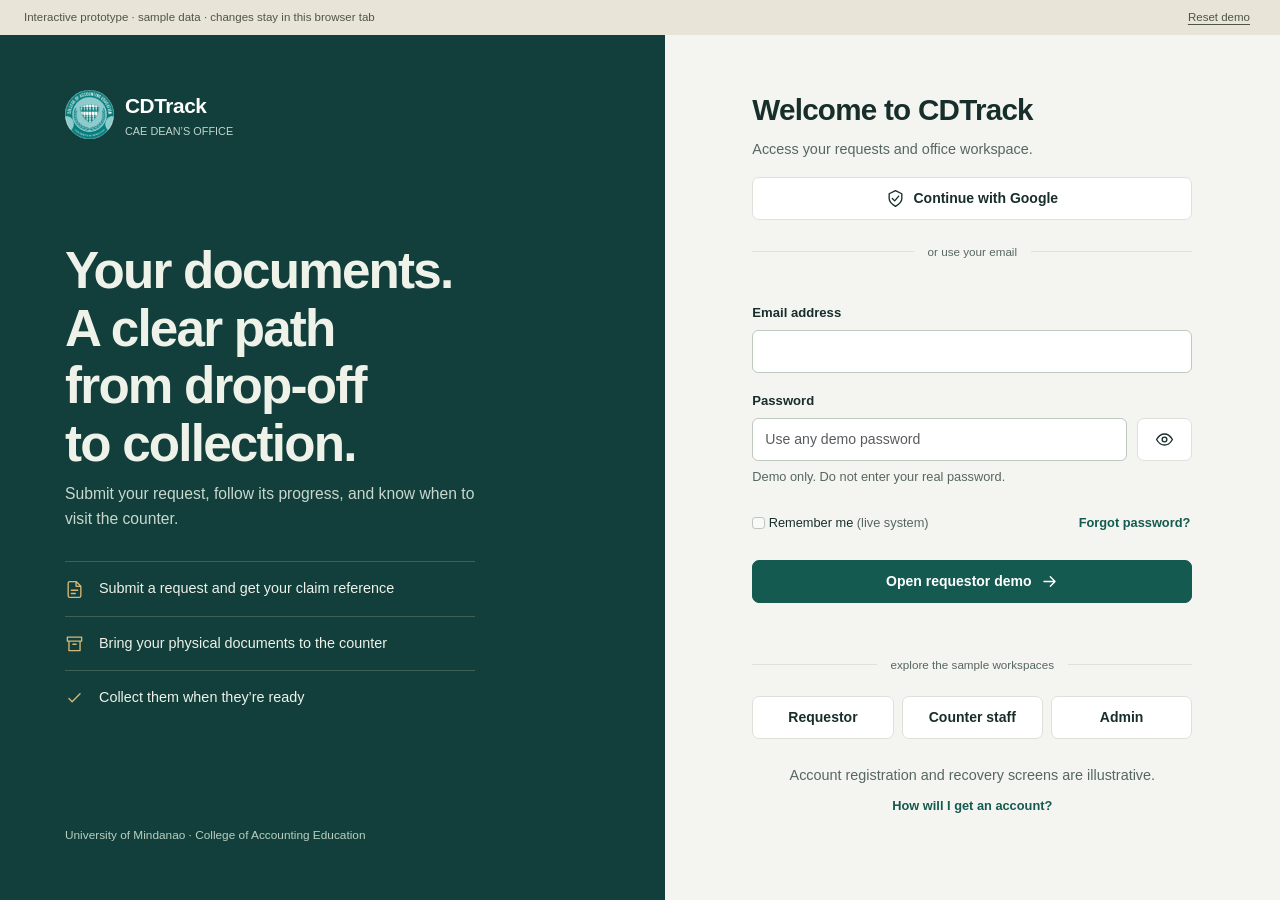
<file: public/prototype/index.html>
<!doctype html>
<html lang="en">
<head>
<meta charset="utf-8"><meta name="viewport" content="width=device-width,initial-scale=1">
<meta name="color-scheme" content="light"><meta name="theme-color" content="#123f3b">
<title>CAE CDTrack · Interactive prototype</title>
<link rel="stylesheet" href="vendor/bootstrap/bootstrap.min.css">
<link rel="stylesheet" href="prototype.css">
<script src="vendor/bootstrap/bootstrap.bundle.min.js" defer></script>
<script src="prototype.js" defer></script>
</head>
<body><a class="skip-link" href="#main">Skip to content</a><div id="app"></div><div id="toast" role="status" aria-live="polite"></div></body>
</html>
</file>
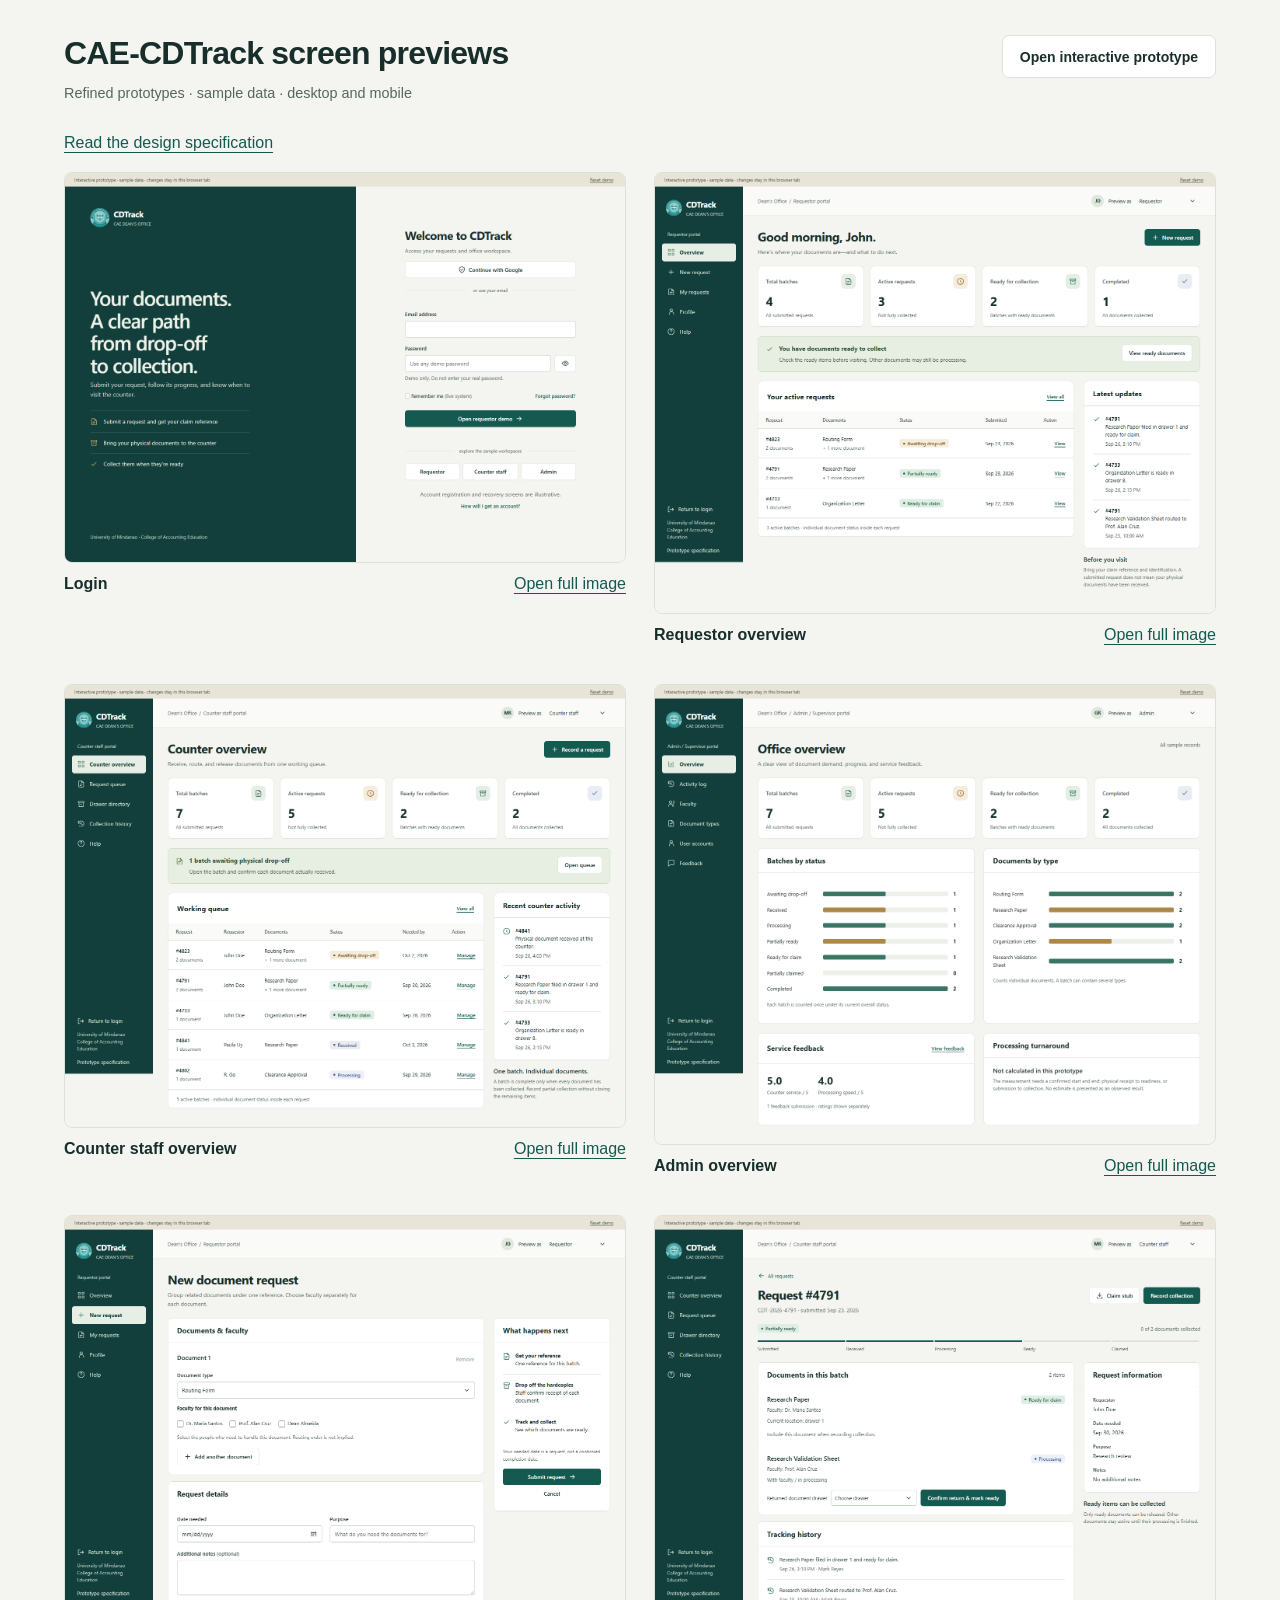
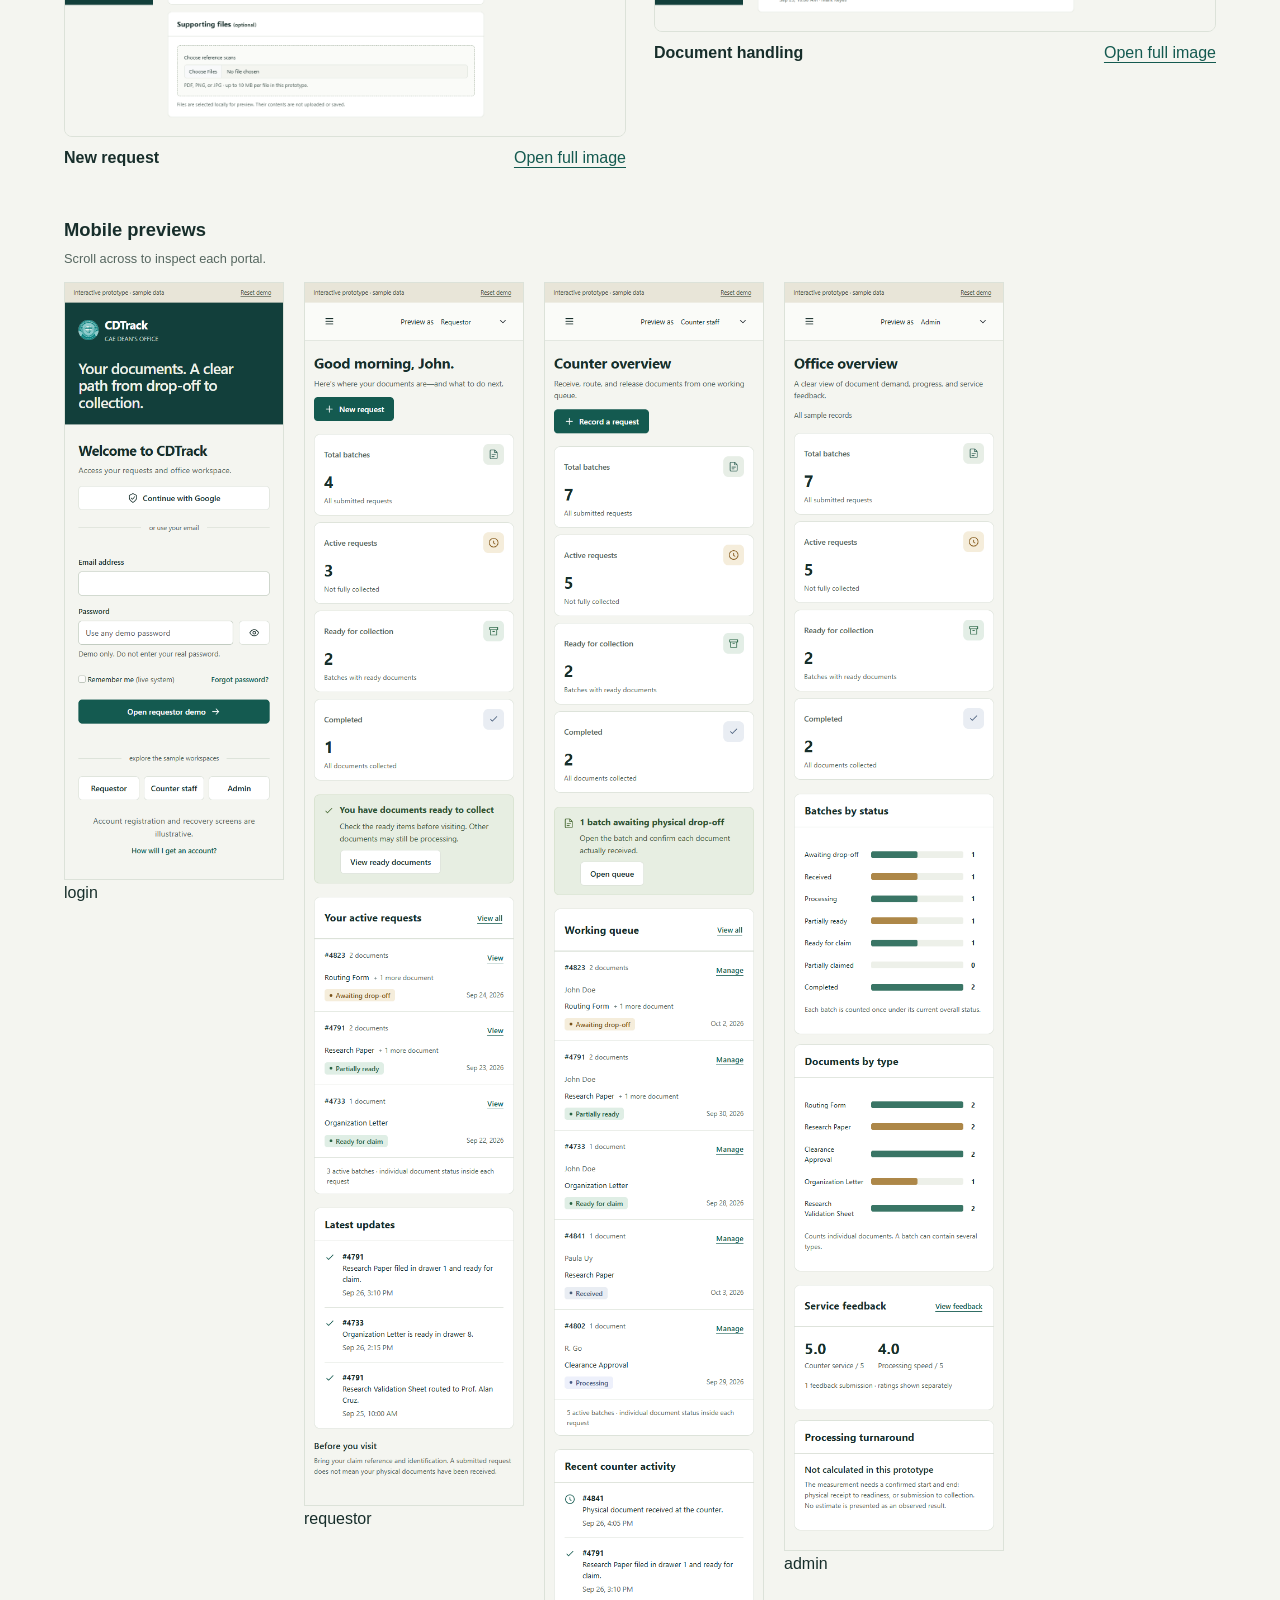
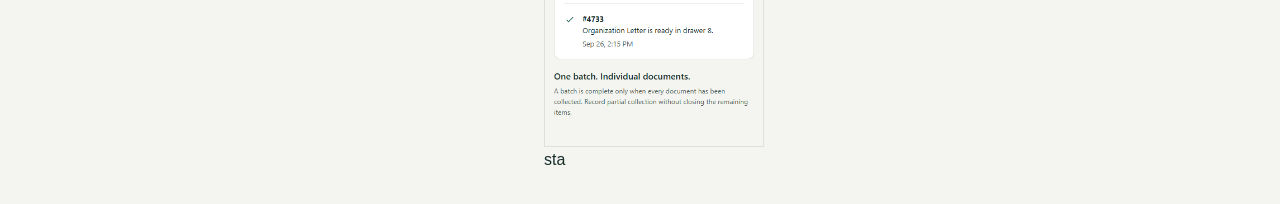
<file: public/prototype/screens.html>
<!doctype html><html lang="en"><head><meta charset="utf-8"><meta name="viewport" content="width=device-width,initial-scale=1"><title>CAE CDTrack · Screen previews</title><link rel="stylesheet" href="prototype.css"><style>.gallery{max-width:1200px;margin:auto;padding:35px 24px}.gallery-grid{display:grid;grid-template-columns:1fr 1fr;gap:28px}.preview{margin:0}.preview img{display:block;width:100%;height:auto;border:1px solid var(--line);border-radius:8px}.preview figcaption{padding:12px 0;display:flex;justify-content:space-between;gap:12px}.mobile-previews{display:flex;gap:20px;overflow:auto;align-items:flex-start}.mobile-previews figure{flex:0 0 220px;margin:0}.mobile-previews img{width:100%;height:auto;border:1px solid var(--line)}@media(max-width:700px){.gallery-grid{grid-template-columns:1fr}} </style></head><body><main class="gallery"><div class="page-head"><div><h1>CAE-CDTrack screen previews</h1><p>Refined prototypes · sample data · desktop and mobile</p></div><a class="btn primary" href="index.html">Open interactive prototype</a></div><p><a href="../docs/SPECIFICATION.md">Read the design specification</a></p><div class="gallery-grid"><figure class="preview"><a href="previews/login-desktop.png"><img src="previews/login-desktop.png" alt="Login desktop preview" loading="lazy"></a><figcaption><strong>Login</strong><a href="previews/login-desktop.png">Open full image</a></figcaption></figure><figure class="preview"><a href="previews/requestor-desktop.png"><img src="previews/requestor-desktop.png" alt="Requestor overview desktop preview" loading="lazy"></a><figcaption><strong>Requestor overview</strong><a href="previews/requestor-desktop.png">Open full image</a></figcaption></figure><figure class="preview"><a href="previews/sta-desktop.png"><img src="previews/sta-desktop.png" alt="Counter staff overview desktop preview" loading="lazy"></a><figcaption><strong>Counter staff overview</strong><a href="previews/sta-desktop.png">Open full image</a></figcaption></figure><figure class="preview"><a href="previews/admin-desktop.png"><img src="previews/admin-desktop.png" alt="Admin overview desktop preview" loading="lazy"></a><figcaption><strong>Admin overview</strong><a href="previews/admin-desktop.png">Open full image</a></figcaption></figure><figure class="preview"><a href="previews/new-request-desktop.png"><img src="previews/new-request-desktop.png" alt="New request desktop preview" loading="lazy"></a><figcaption><strong>New request</strong><a href="previews/new-request-desktop.png">Open full image</a></figcaption></figure><figure class="preview"><a href="previews/staff-detail-desktop.png"><img src="previews/staff-detail-desktop.png" alt="Document handling desktop preview" loading="lazy"></a><figcaption><strong>Document handling</strong><a href="previews/staff-detail-desktop.png">Open full image</a></figcaption></figure></div><h2 style="margin-top:40px">Mobile previews</h2><p class="muted small">Scroll across to inspect each portal.</p><div class="mobile-previews"><figure><a href="previews/login-mobile.png"><img src="previews/login-mobile.png" alt="login mobile preview" loading="lazy"></a><figcaption>login</figcaption></figure><figure><a href="previews/requestor-mobile.png"><img src="previews/requestor-mobile.png" alt="requestor mobile preview" loading="lazy"></a><figcaption>requestor</figcaption></figure><figure><a href="previews/sta-mobile.png"><img src="previews/sta-mobile.png" alt="sta mobile preview" loading="lazy"></a><figcaption>sta</figcaption></figure><figure><a href="previews/admin-mobile.png"><img src="previews/admin-mobile.png" alt="admin mobile preview" loading="lazy"></a><figcaption>admin</figcaption></figure></div></main></body></html>
</file>
<file: public/prototype/prototype.css>
:root {
    --ink:#172e2b;
    --muted:#566760;
    --teal:#145a50;
    --deep:#123f3b;
    --gold:#a5782d;
    --paper:#f4f5f0;
    --white:#fff;
    --line:#dce2d9;
    --soft:#e8eee7;
    --warn:#805313;
    --red:#a13731;
    --radius:12px;
    --shadow:0 12px 36px #142f2920;
    font-family:"Segoe UI",Arial,sans-serif;
    font-size:16px;
    color:var(--ink);
    background:var(--paper);
    font-synthesis:none
}

* {
    box-sizing:border-box
}

body {
    margin:0
}

button,input,select,textarea {
    font:inherit
}

button,a,input,select,textarea {
    touch-action:manipulation
}

button {
    cursor:pointer
}

button,a {
    transition:background .16s,color .16s
}

a {
    color:var(--teal);
    text-underline-offset:4px
}

button:focus-visible,a:focus-visible,input:focus-visible,select:focus-visible,textarea:focus-visible {
    outline:3px solid #b17e29;
    outline-offset:3px
}

::selection {
    background:#e5cd9a;
    color:#153e36
}

input,textarea {
    caret-color:var(--teal)
}

button:disabled {
    opacity:.5;
    cursor:not-allowed
}

h1,h2,h3,p {
    margin-top:0
}

h1 {
    font-size:2rem;
    line-height:1.16;
    letter-spacing:-.025em;
    font-weight:650;
    margin-bottom:10px
}

h2 {
    font-size:1.15rem;
    font-weight:650;
    margin-bottom:8px
}

h3 {
    font-size:1rem;
    margin-bottom:8px
}

p {
    line-height:1.6
}

small,.small {
    font-size:.8rem
}

.muted {
    color:var(--muted)
}

.mono {
    font-variant-numeric:tabular-nums
}

.skip-link {
    position:fixed;
    top:-70px;
    left:15px;
    z-index:10;
    background-color:white;
    padding:12px
}

.skip-link:focus {
    top:10px
}

.icon {
    width:19px;
    height:19px;
    fill:none;
    stroke:currentColor;
    stroke-width:1.7;
    stroke-linecap:round;
    stroke-linejoin:round;
    flex-shrink:0
}

.btn {
    display:inline-flex;
    align-items:center;
    justify-content:center;
    gap:8px;
    min-height:43px;
    padding:10px 17px;
    border:1px solid var(--line);
    border-radius:7px;
    background-color:white;
    color:var(--ink);
    font-size:.875rem;
    font-weight:600;
    text-decoration:none
}

.btn:hover {
    background:var(--soft)
}

.btn-primary {
    background:var(--teal);
    border-color:var(--teal);
    color:white
}

.btn-primary:hover {
    background:var(--deep)
}

.btn.danger {
    color:var(--red)
}

.btn.small {
    min-height:35px;
    padding:7px 11px;
    font-size:.8rem
}

.btn.quiet {
    background-color:transparent;
    border-color:transparent
}

.btn.full {
    width:100%
}

.text-btn {
    border:0;
    background:none;
    color:var(--teal);
    font-weight:600;
    padding:9px 2px;
    text-align:left
}

.text-btn:hover {
    text-decoration:underline
}

.actions {
    display:flex;
    gap:10px;
    align-items:center;
    flex-wrap:wrap
}

.stack {
    display:grid;
    gap:18px
}

.spread {
    display:flex;
    justify-content:space-between;
    align-items:center;
    gap:16px
}

.badge {
    display:inline-flex;
    gap:6px;
    align-items:center;
    font-size:.75rem;
    font-weight:600;
    padding:5px 9px;
    border-radius:5px;
    white-space:nowrap;
    background:var(--soft);
    color:#375246
}

.badge:before {
    content:"";
    width:5px;
    height:5px;
    border-radius:50%;
    background:currentColor
}

.badge.awaiting {
    background:#f5eddb;
    color:#79521a
}

.badge.received {
    background:#e9edf3;
    color:#455b79
}

.badge.processing {
    background:#edf0fb;
    color:#465a85
}

.badge.ready {
    background:#dfeee5;
    color:#276344
}

.badge.claimed {
    background:#e8ece7;
    color:#536157
}

.prototype-bar {
    display:flex;
    justify-content:space-between;
    gap:12px;
    align-items:center;
    min-height:35px;
    padding:6px 24px;
    background:#e8e5d8;
    color:#4e5547;
    font-size:.72rem
}

.prototype-bar button {
    font-size:inherit;
    background:none;
    border:0;
    color:inherit;
    text-decoration:underline;
    text-underline-offset:3px
}

.shell {
    display:grid;
    grid-template-columns:226px minmax(0,1fr);
    min-height:calc(100vh - 35px)
}

.sidebar {
    background:var(--deep);
    color:#d7e5df;
    padding:30px 18px 20px;
    display:flex;
    flex-direction:column;
    position:sticky;
    top:0;
    height:100vh;
    height:calc(100dvh - 35px)
}

.brand {
    display:flex;
    align-items:center;
    gap:11px;
    margin:0 10px 34px;
    color:white
}

.brand img {
    width:41px;
    height:41px;
    border-radius:50%;
    background-color:white
}

.brand strong {
    font-size:1.3rem;
    letter-spacing:-.02em
}

.brand span {
    display:block;
    font-size:.68rem;
    color:#c0d5cd;
    margin-top:2px
}

.portal-name {
    font-size:.72rem;
    margin:0 14px 14px;
    color:#bfd2c9
}

.nav {
    display:grid;
    gap:5px
}

.nav a {
    display:flex;
    align-items:center;
    gap:12px;
    min-height:46px;
    color:#d7e5df;
    padding:11px 14px;
    text-decoration:none;
    border-radius:6px;
    font-size:.88rem
}

.nav a:hover {
    background:#214f47
}

.nav a.active {
    background:#e6eee5;
    color:#173f35;
    font-weight:650
}

.nav a.active .icon {
    color:#487855
}

.sidebar-footer {
    margin-top:auto;
    padding:28px 13px 0
}

.sidebar-footer p {
    color:#bdd0c6;
    font-size:.75rem;
    line-height:1.55;
    margin:15px 0
}

.sidebar-footer a {
    color:#d9e6df;
    display:flex;
    align-items:center;
    gap:10px;
    font-size:.83rem;
    text-decoration:none
}

.workarea {
    min-width:0
}

.topbar {
    min-height:75px;
    display:flex;
    justify-content:space-between;
    align-items:center;
    padding:14px 38px;
    border-bottom:1px solid var(--line);
    background:#fafbf8;
    gap:20px
}

.breadcrumb {
    font-size:.8rem;
    color:var(--muted)
}

.account {
    display:flex;
    align-items:center;
    gap:12px
}

.account select {
    background-color:transparent;
    border:0;
    color:var(--ink);
    padding:8px;
    font-size:.82rem;
    max-width:165px
}

.avatar {
    display:grid;
    place-items:center;
    width:32px;
    height:32px;
    border-radius:50%;
    background:#dfe8dc;
    font-size:.72rem;
    font-weight:700
}

.main {
    padding:34px 38px 48px;
    max-width:1560px;
    margin:auto
}

.page-head {
    display:flex;
    justify-content:space-between;
    align-items:flex-start;
    gap:22px;
    margin-bottom:25px
}

.page-head p {
    font-size:.9rem;
    color:var(--muted);
    max-width:65ch;
    margin-bottom:0
}

.page-head>.btn {
    flex-shrink:0
}

.date-line {
    font-size:.8rem;
    color:var(--muted)
}

.card {
    background-color:white;
    border:1px solid var(--line);
    border-radius:var(--radius);
    overflow:hidden
}

.card-header {
    padding:20px 23px;
    display:flex;
    justify-content:space-between;
    align-items:center;
    gap:15px;
    border-bottom:1px solid var(--line)
}

.card-header h2,.card-header p {
    margin:0
}

.card-body {
    padding:23px
}

.two-col {
    display:grid;
    grid-template-columns:minmax(0,1fr) 300px;
    gap:24px;
    align-items:start
}

.equal-col {
    display:grid;
    grid-template-columns:1fr 1fr;
    gap:24px
}

.notice {
    display:flex;
    gap:15px;
    align-items:flex-start;
    background:#e7eee2;
    border:1px solid #d0ddc7;
    border-radius:10px;
    padding:20px;
    margin-bottom:24px
}

.notice .icon {
    color:#496b35;
    margin-top:3px
}

.notice p {
    font-size:.86rem;
    margin:4px 0 0;
    color:#496044
}

.notice h2 {
    font-size:1rem
}

.notice .btn {
    margin-left:auto;
    flex-shrink:0
}

.toolbar {
    display:flex;
    align-items:center;
    gap:12px;
    margin-bottom:18px;
    flex-wrap:wrap
}

.search {
    position:relative;
    flex:1;
    min-width:200px
}

.search .icon {
    position:absolute;
    left:12px;
    top:12px;
    color:var(--muted)
}

.search input {
    padding-left:40px
}

.field input,.field select,.field textarea,.toolbar input,.toolbar select {
    width:100%;
    min-height:43px;
    padding:10px 12px;
    border:1px solid #bfcabe;
    background-color:white;
    border-radius:6px;
    color:var(--ink);
    font-size:.88rem
}

.toolbar>select {
    width:auto;
    min-width:170px
}

.field {
    display:grid;
    gap:7px
}

.field label,.field>span {
    font-size:.82rem;
    font-weight:600
}

.field small {
    color:var(--muted);
    line-height:1.45
}

.field textarea {
    min-height:90px;
    resize:vertical
}

.form-grid {
    display:grid;
    grid-template-columns:1fr 1fr;
    gap:19px
}

.form-grid .wide {
    grid-column:1/-1
}

.form-section {
    padding:24px 0;
    border-bottom:1px solid var(--line)
}

.form-section:first-child {
    padding-top:0
}

.form-section:last-child {
    border-bottom:0
}

.form-section>p {
    font-size:.85rem;
    color:var(--muted)
}

fieldset {
    border:0;
    margin:0;
    padding:0;
    min-width:0
}

legend {
    font-weight:650;
    margin-bottom:14px
}

.table-wrap {
    overflow:auto
}

table {
    width:100%;
    border-collapse:collapse;
    text-align:left;
    font-size:.85rem
}

th {
    padding:12px 20px;
    font-size:.72rem;
    font-weight:600;
    color:var(--muted);
    background:#fafbf8;
    white-space:nowrap
}

td {
    padding:17px 20px;
    border-top:1px solid #e9ede5;
    vertical-align:middle
}

td strong {
    font-weight:600
}

td .secondary {
    display:block;
    color:var(--muted);
    font-size:.76rem;
    margin-top:5px;
    line-height:1.45
}

tbody tr:hover {
    background:#fafbf7
}

td:last-child {
    text-align:right
}

.table-bottom {
    padding:14px 22px;
    color:var(--muted);
    font-size:.75rem;
    border-top:1px solid var(--line)
}

.empty {
    text-align:center;
    padding:38px 20px
}

.empty p {
    font-size:.9rem;
    color:var(--muted);
    margin-bottom:12px
}

.activity {
    list-style:none;
    margin:0;
    padding:0
}

.activity li {
    padding:17px 0;
    display:flex;
    gap:13px;
    border-bottom:1px solid var(--line);
    font-size:.83rem;
    line-height:1.5
}

.activity li:last-child {
    border:0;
    padding-bottom:0
}

.activity li:first-child {
    padding-top:0
}

.activity .icon {
    margin-top:2px;
    color:var(--teal)
}

.activity small {
    display:block;
    color:var(--muted);
    margin-top:4px
}

.drawer-number {
    display:inline-grid;
    place-items:center;
    width:28px;
    height:28px;
    background:#e8eee4;
    border-radius:5px;
    margin-right:8px;
    font-weight:600;
    color:var(--deep);
    font-variant-numeric:tabular-nums
}

.info-list {
    display:grid;
    gap:16px;
    margin:0
}

.info-list div {
    display:grid;
    gap:5px
}

.info-list dt {
    color:var(--muted);
    font-size:.75rem
}

.info-list dd {
    font-size:.88rem;
    margin:0;
    line-height:1.5
}

.summary-total {
    padding-top:16px;
    margin-top:20px;
    border-top:1px solid var(--line)
}

.document-form {
    padding:19px 0;
    border-bottom:1px solid var(--line)
}

.document-form:first-child {
    padding-top:0
}

.document-form:last-child {
    border:0
}

.document-form .spread {
    margin-bottom:13px
}

.faculty-checks {
    display:flex;
    gap:8px 18px;
    flex-wrap:wrap;
    font-size:.8rem
}

.faculty-checks label {
    display:flex;
    gap:7px;
    align-items:center;
    min-height:30px
}

.faculty-checks input {
    accent-color:var(--teal);
    width:17px;
    height:17px
}

.upload {
    padding:17px;
    border:1px dashed #9aa996;
    border-radius:7px;
    background:#fafbf8
}

.upload input {
    max-width:100%;
    font-size:.82rem
}

.upload p {
    font-size:.8rem;
    margin:8px 0 0;
    color:var(--muted)
}

.error {
    color:var(--red);
    font-size:.86rem;
    line-height:1.5
}

.success-state {
    padding:30px;
    text-align:center
}

.success-state .icon {
    width:38px;
    height:38px;
    margin-bottom:16px;
    color:var(--teal)
}

.reference {
    font-size:2rem;
    letter-spacing:.025em;
    font-weight:600;
    font-variant-numeric:tabular-nums;
    margin:15px 0
}

.steps {
    display:flex;
    list-style:none;
    padding:0;
    margin:20px 0 25px;
    gap:0
}

.steps li {
    flex:1;
    display:grid;
    gap:9px;
    font-size:.73rem;
    color:var(--muted);
    position:relative
}

.steps li:before {
    content:"";
    height:4px;
    background:var(--line);
    margin-right:3px
}

.steps li.done:before {
    background:var(--teal)
}

.document-detail {
    padding:21px 23px;
    border-bottom:1px solid var(--line)
}

.document-detail:last-child {
    border:0
}

.document-detail .spread {
    align-items:flex-start
}

.document-detail p {
    font-size:.8rem;
    color:var(--muted);
    margin:7px 0 0
}

.document-detail .actions {
    margin-top:15px
}

.document-detail select {
    font-size:.82rem;
    padding:9px;
    border:1px solid #bbc8ba;
    border-radius:5px;
    max-width:220px;
    background-color:white
}

.inline-note {
    font-size:.78rem;
    line-height:1.5;
    color:var(--muted);
    margin:12px 0 0
}

.rating {
    display:flex;
    gap:8px;
    margin:12px 0 6px
}

.rating label {
    position:relative;
    cursor:pointer
}

.rating input {
    position:absolute;
    opacity:0;
    width:100%;
    height:100%;
    margin:0
}

.rating span {
    display:grid;
    place-items:center;
    width:44px;
    height:43px;
    border:1px solid #bfcabe;
    border-radius:6px;
    font-weight:600
}

.rating input:checked+span {
    background:var(--teal);
    color:white;
    border-color:var(--teal)
}

.rating input:focus-visible+span {
    outline:3px solid var(--gold);
    outline-offset:3px
}

.ratings-labels {
    display:flex;
    justify-content:space-between;
    max-width:252px;
    font-size:.72rem;
    color:var(--muted)
}

.bar-row {
    display:grid;
    grid-template-columns:130px 1fr 30px;
    align-items:center;
    gap:14px;
    font-size:.82rem;
    margin:21px 0
}

.bar-track {
    height:12px;
    background:#edf0e9;
    border-radius:3px;
    overflow:hidden
}

.bar-fill {
    height:100%;
    background:#397565;
    border-radius:3px
}

.bar-fill.gold {
    background:#ad8748
}

.check-row {
    display:flex;
    gap:10px;
    align-items:center;
    padding:12px 0;
    font-size:.87rem
}

.check-row input {
    width:18px;
    height:18px;
    accent-color:var(--teal)
}

.inline-form {
    padding:20px;
    background:#f8faf5;
    border-bottom:1px solid var(--line)
}

.mobile-menu {
    display:none
}

.stub {
    max-width:570px;
    margin:auto;
    background-color:white;
    padding:35px;
    border:1px solid var(--line);
    border-radius:10px
}

.stub-header {
    display:flex;
    align-items:center;
    gap:16px;
    padding-bottom:20px;
    border-bottom:1px solid var(--line)
}

.stub-header img {
    width:64px;
    border-radius:50%
}

.stub-header h2 {
    margin-bottom:3px
}

.stub .reference {
    text-align:center;
    padding:10px 0
}

.stub ol {
    padding-left:20px;
    line-height:1.8;
    font-size:.9rem
}

.help-block {
    padding:22px 0;
    border-bottom:1px solid var(--line)
}

.help-block p {
    max-width:70ch;
    font-size:.9rem;
    color:var(--muted);
    margin:0
}

.login-layout {
    min-height:calc(100dvh - 35px);
    display:grid;
    grid-template-columns:1.08fr 1fr
}

.login-story {
    background:var(--deep);
    color:#eef2e9;
    padding:55px 65px;
    display:flex;
    flex-direction:column;
    justify-content:space-between;
    gap:45px
}

.login-story .brand {
    margin:0
}

.login-story .brand img {
    width:49px;
    height:49px
}

.login-story h2 {
    font-size:3.2rem;
    line-height:1.13;
    max-width:490px;
    font-weight:550;
    letter-spacing:-.035em
}

.login-story p {
    color:#c8d8ce;
    max-width:430px;
    font-size:.98rem
}

.login-journey {
    display:grid;
    gap:0;
    margin-top:30px;
    max-width:410px
}

.login-journey div {
    display:flex;
    gap:15px;
    align-items:center;
    padding:16px 0;
    border-top:1px solid #3d6156;
    font-size:.9rem
}

.login-journey .icon {
    color:#d4b878
}

.login-footer {
    font-size:.74rem;
    color:#b9cfc0
}

.login-form-wrap {
    display:flex;
    flex-direction:column;
    justify-content:center;
    padding:55px 60px;
    max-width:560px;
    width:100%;
    margin:auto
}

.login-form-wrap h1 {
    font-size:1.85rem;
    margin-top:0
}

.login-form-wrap>p {
    font-size:.9rem;
    color:var(--muted)
}

.login-form-wrap form {
    margin-top:20px
}

.or {
    display:flex;
    align-items:center;
    gap:14px;
    color:var(--muted);
    font-size:.73rem;
    margin:23px 0
}

.or:before,.or:after {
    content:"";
    height:1px;
    background:var(--line);
    flex:1
}

.demo-roles {
    display:flex;
    gap:8px;
    flex-wrap:wrap
}

.demo-roles .btn {
    flex:1;
    padding:10px
}

.login-help {
    font-size:.78rem;
    color:var(--muted);
    margin-top:25px;
    text-align:center
}

.back {
    display:inline-flex;
    align-items:center;
    gap:7px;
    text-decoration:none;
    font-size:.8rem;
    margin-bottom:20px
}

.feedback-summary {
    display:flex;
    gap:25px;
    align-items:center
}

.feedback-summary strong {
    font-size:1.7rem
}

.legend {
    font-size:.76rem;
    color:var(--muted);
    line-height:1.55
}

.preview-links {
    display:flex;
    gap:12px;
    flex-wrap:wrap
}

.preview-links a {
    font-size:.8rem
}

#toast {
    position:fixed;
    bottom:23px;
    left:50%;
    transform:translateX(-50%);
    background:var(--deep);
    color:white;
    padding:13px 22px;
    border-radius:8px;
    box-shadow:var(--shadow);
    z-index:20;
    max-width:calc(100% - 32px);
    font-size:.87rem;
    display:none
}

#toast.visible {
    display:block
}

.mobile-only {
    display:none
}

@media(min-width:1450px) {
    .two-col {
        grid-template-columns:minmax(0,1fr) 330px
    }

    .main {
        padding-top:40px
    }
}

@media(max-width:1150px) {
    .shell {
        grid-template-columns:200px minmax(0,1fr)
    }

    .main {
        padding:28px 24px
    }

    .topbar {
        padding:15px 24px
    }

    .two-col {
        grid-template-columns:minmax(0,1fr)
    }

    .two-col>aside {
        display:grid;
        grid-template-columns:1fr 1fr;
        gap:20px
    }

    .login-story {
        padding:45px
    }

    .login-story h2 {
        font-size:2.7rem
    }

    .login-form-wrap {
        padding:40px
    }

    .equal-col {
        gap:18px
    }

    td,th {
        padding-left:15px;
        padding-right:15px
    }
}

@media(max-width:760px) {
    .prototype-bar {
        padding:7px 15px;
        font-size:.66rem
    }

    .prototype-bar .optional {
        display:none
    }

    .shell {
        display:block
    }

    .sidebar {
        display:none;
        position:fixed;
        top:0;
        bottom:0;
        width:245px;
        height:100dvh;
        z-index:5;
        box-shadow:var(--shadow)
    }

    .sidebar.open {
        display:flex
    }

    .mobile-menu {
        display:inline-flex
    }

    .topbar {
        padding:12px 16px;
        min-height:63px;
        gap:8px
    }

    .account {
        gap:5px
    }

    .account select {
        font-size:.75rem;
        max-width:139px
    }

    .breadcrumb {
        display:none
    }

    .main {
        padding:25px 16px 35px
    }

    h1 {
        font-size:1.65rem
    }

    .page-head {
        gap:14px;
        flex-wrap:wrap;
        margin-bottom:23px
    }

    .page-head .btn {
        min-height:40px
    }

    .page-head p {
        font-size:.85rem
    }

    .notice {
        padding:16px;
        flex-wrap:wrap;
        gap:10px
    }

    .notice .btn {
        margin-left:30px
    }

    .notice>div {
        flex:1;
        min-width:180px
    }

    .card-header,.card-body {
        padding:18px
    }

    .two-col>aside,.equal-col,.form-grid {
        grid-template-columns:1fr
    }

    .form-grid .wide {
        grid-column:auto
    }

    .toolbar {
        gap:9px
    }

    .toolbar>select {
        width:100%
    }

    .table-wrap table {
        min-width:570px
    }

    .table-wrap.compact table {
        min-width:460px
    }

    .login-layout {
        display:block
    }

    .login-story {
        padding:24px;
        gap:28px
    }

    .login-story h2 {
        font-size:2rem;
        margin:0
    }

    .login-story .brand {
        margin-bottom:0
    }

    .login-story .brand img {
        width:36px;
        height:36px
    }

    .login-story .intro p,.login-journey,.login-footer {
        display:none
    }

    .login-form-wrap {
        padding:32px 24px
    }

    .login-form-wrap h1 {
        font-size:1.55rem
    }

    .login-help {
        margin-bottom:0
    }

    .document-detail {
        padding:18px
    }

    .document-detail .spread {
        flex-wrap:wrap;
        gap:9px
    }

    .document-detail select {
        max-width:100%;
        width:100%
    }

    .steps li {
        font-size:.65rem
    }

    .stub {
        padding:23px
    }

    .reference {
        font-size:1.75rem
    }

    .bar-row {
        grid-template-columns:105px 1fr 22px;
        font-size:.77rem
    }

    .rating {
        gap:7px
    }

    .account .avatar {
        display:none
    }

    .desktop-only {
        display:none
    }

    .mobile-only {
        display:block
    }

    .feedback-summary {
        flex-wrap:wrap
    }
}

@media(prefers-reduced-motion:reduce) {
    *,*:before,*:after {
        transition:none!important;
        scroll-behavior:auto!important
    }
}

@media print {
    .prototype-bar,.sidebar,.topbar,.page-head,.no-print,#toast {
        display:none!important
    }

    .shell {
        display:block
    }

    .main {
        padding:0
    }

    .stub {
        border:0;
        max-width:none
    }

    body {
        background-color:white
    }
}

/* Responsive request rows preserve the visible status and action. */
.two-col>*,.equal-col>* {
    min-width:0
}

.request-table th:last-child,.request-table td:last-child {
    padding-right:20px
}

@media(min-width:1160px) {
    .request-table {
        font-size:.8rem
    }

    .request-table th,.request-table td {
        padding-left:13px;
        padding-right:13px
    }
}

@media(max-width:760px) {
    .table-wrap .request-table {
        min-width:0;
        display:block
    }

    .request-table thead {
        position:absolute;
        clip:rect(0,0,0,0);
        clip-path:inset(50%);
        width:1px;
        height:1px;
        overflow:hidden
    }

    .request-table tbody {
        display:block
    }

    .request-table tbody tr {
        display:grid;
        grid-template-columns:minmax(0,1fr) auto;
        gap:10px 14px;
        padding:18px;
        border-top:1px solid var(--line)
    }

    .request-table tbody tr[hidden] {
        display:none
    }

    .request-table td {
        border:0;
        padding:0!important;
        text-align:left;
        font-size:.83rem;
        min-width:0
    }

    .request-table .cell-ref {
        grid-column:1;
        grid-row:1
    }

    .request-table .cell-action {
        grid-column:2;
        grid-row:1;
        text-align:right
    }

    .request-table .cell-action a {
        display:inline-block;
        padding:5px 0
    }

    .request-table .cell-owner {
        grid-column:1/-1;
        color:var(--muted)
    }

    .request-table .cell-documents {
        grid-column:1/-1
    }

    .request-table .cell-status {
        grid-column:1
    }

    .request-table .cell-date {
        grid-column:2;
        color:var(--muted);
        font-size:.73rem;
        align-self:center;
        text-align:right;
        white-space:nowrap
    }

    .request-table .secondary {
        display:inline;
        margin-left:7px
    }

    .login-story h2 {
        font-size:1.7rem
    }

    .login-story h2 br {
        display:none
    }

    .login-story .intro {
        max-width:300px
    }
}

/* Bootstrap component theme: institutional teal with restrained semantic accents. */
:root {
    --bs-body-font-family:"Segoe UI",Arial,sans-serif;
    --bs-body-color:var(--ink);
    --bs-body-bg:var(--paper);
    --bs-primary:#145a50;
    --bs-primary-rgb:20,90,80;
    --bs-border-color:var(--line);
    --bs-border-radius:.4375rem;
    --bs-link-color:var(--teal)
}

body {
    background:var(--paper);
    color:var(--ink);
    font-family:var(--bs-body-font-family)
}

.card {
    --bs-card-border-color:var(--line);
    --bs-card-border-radius:12px;
    --bs-card-bg:var(--white);
    --bs-card-cap-bg:var(--white)
}

.card-header:first-child {
    border-radius:11px 11px 0 0
}

.card-body {
    flex:1 1 auto
}

.btn-primary {
    --bs-btn-bg:var(--teal);
    --bs-btn-border-color:var(--teal);
    --bs-btn-color:#fff;
    --bs-btn-hover-bg:var(--deep);
    --bs-btn-hover-border-color:var(--deep);
    --bs-btn-active-bg:var(--deep);
    --bs-btn-active-border-color:var(--deep);
    --bs-btn-focus-shadow-rgb:20,90,80
}

.btn-outline-secondary {
    --bs-btn-color:var(--ink);
    --bs-btn-border-color:#bfcabe;
    --bs-btn-hover-bg:var(--soft);
    --bs-btn-hover-color:var(--ink);
    --bs-btn-hover-border-color:#a3b3a0;
    --bs-btn-active-bg:var(--soft);
    --bs-btn-active-color:var(--ink)
}

.form-control:focus,.form-select:focus {
    border-color:var(--teal);
    box-shadow:0 0 0 .2rem #145a5020
}

.form-check-input:checked {
    background-color:var(--teal);
    border-color:var(--teal)
}

.form-label {
    margin-bottom:0
}

.form-select {
    padding-right:2.1rem!important
}

.table {
    --bs-table-color:var(--ink);
    --bs-table-bg:transparent;
    --bs-table-hover-bg:#f7faf4;
    --bs-table-hover-color:var(--ink);
    --bs-table-border-color:var(--line);
    margin-bottom:0
}

.table>:not(caption)>*>* {
    padding:17px 20px;
    background-color:transparent;
    color:inherit
}

.table thead th {
    padding-top:12px;
    padding-bottom:12px;
    background:#fafbf8;
    color:var(--muted)
}

.alert {
    --bs-alert-color:#315435;
    --bs-alert-bg:#e7eee2;
    --bs-alert-border-color:#d0ddc7
}

.dashboard-metrics {
    margin-bottom:25px
}

.metric-card {
    overflow:visible
}

.metric-card .card-body {
    padding:20px
}

.metric-top {
    display:flex;
    align-items:center;
    justify-content:space-between;
    gap:10px
}

.metric-card .card-title {
    font-size:.86rem;
    font-weight:600;
    margin:0;
    line-height:1.4;
    color:var(--muted)
}

.metric-icon {
    width:37px;
    height:37px;
    display:grid;
    place-items:center;
    flex-shrink:0;
    border-radius:9px;
    color:#356459;
    background:#e7eee6
}

.metric-active .metric-icon {
    background:#f5eddb;
    color:#805313
}

.metric-ready .metric-icon {
    background:#e3eee6;
    color:#276344
}

.metric-completed .metric-icon {
    background:#e9edf3;
    color:#455b79
}

.metric-value {
    font-size:2rem;
    line-height:1.2;
    font-weight:650;
    font-variant-numeric:tabular-nums;
    letter-spacing:-.02em;
    margin:13px 0 7px
}

.metric-card .card-text {
    font-size:.77rem;
    line-height:1.5;
    color:var(--muted);
    margin:0
}

@media(max-width:760px) {
    .dashboard-metrics {
        --bs-gutter-y:12px
    }

    .metric-card .card-body {
        padding:17px
    }

    .metric-value {
        font-size:1.8rem
    }

    .table.request-table>:not(caption)>*>* {
        padding:0
    }

    .table:not(.request-table)>:not(caption)>*>* {
        padding:14px 16px
    }
}

.account {
    flex-shrink:0
}

.account .avatar {
    flex-shrink:0
}

.account label {
    white-space:nowrap
}

.account .form-select {
    width:165px;
    flex:0 0 165px
}

.breadcrumb {
    gap:6px;
    margin-bottom:0
}

.form-check-input {
    border-color:#879687;
    background-color:white
}

@media(max-width:760px) {
    .account .form-select {
        width:139px;
        flex-basis:139px
    }
}
</file>
